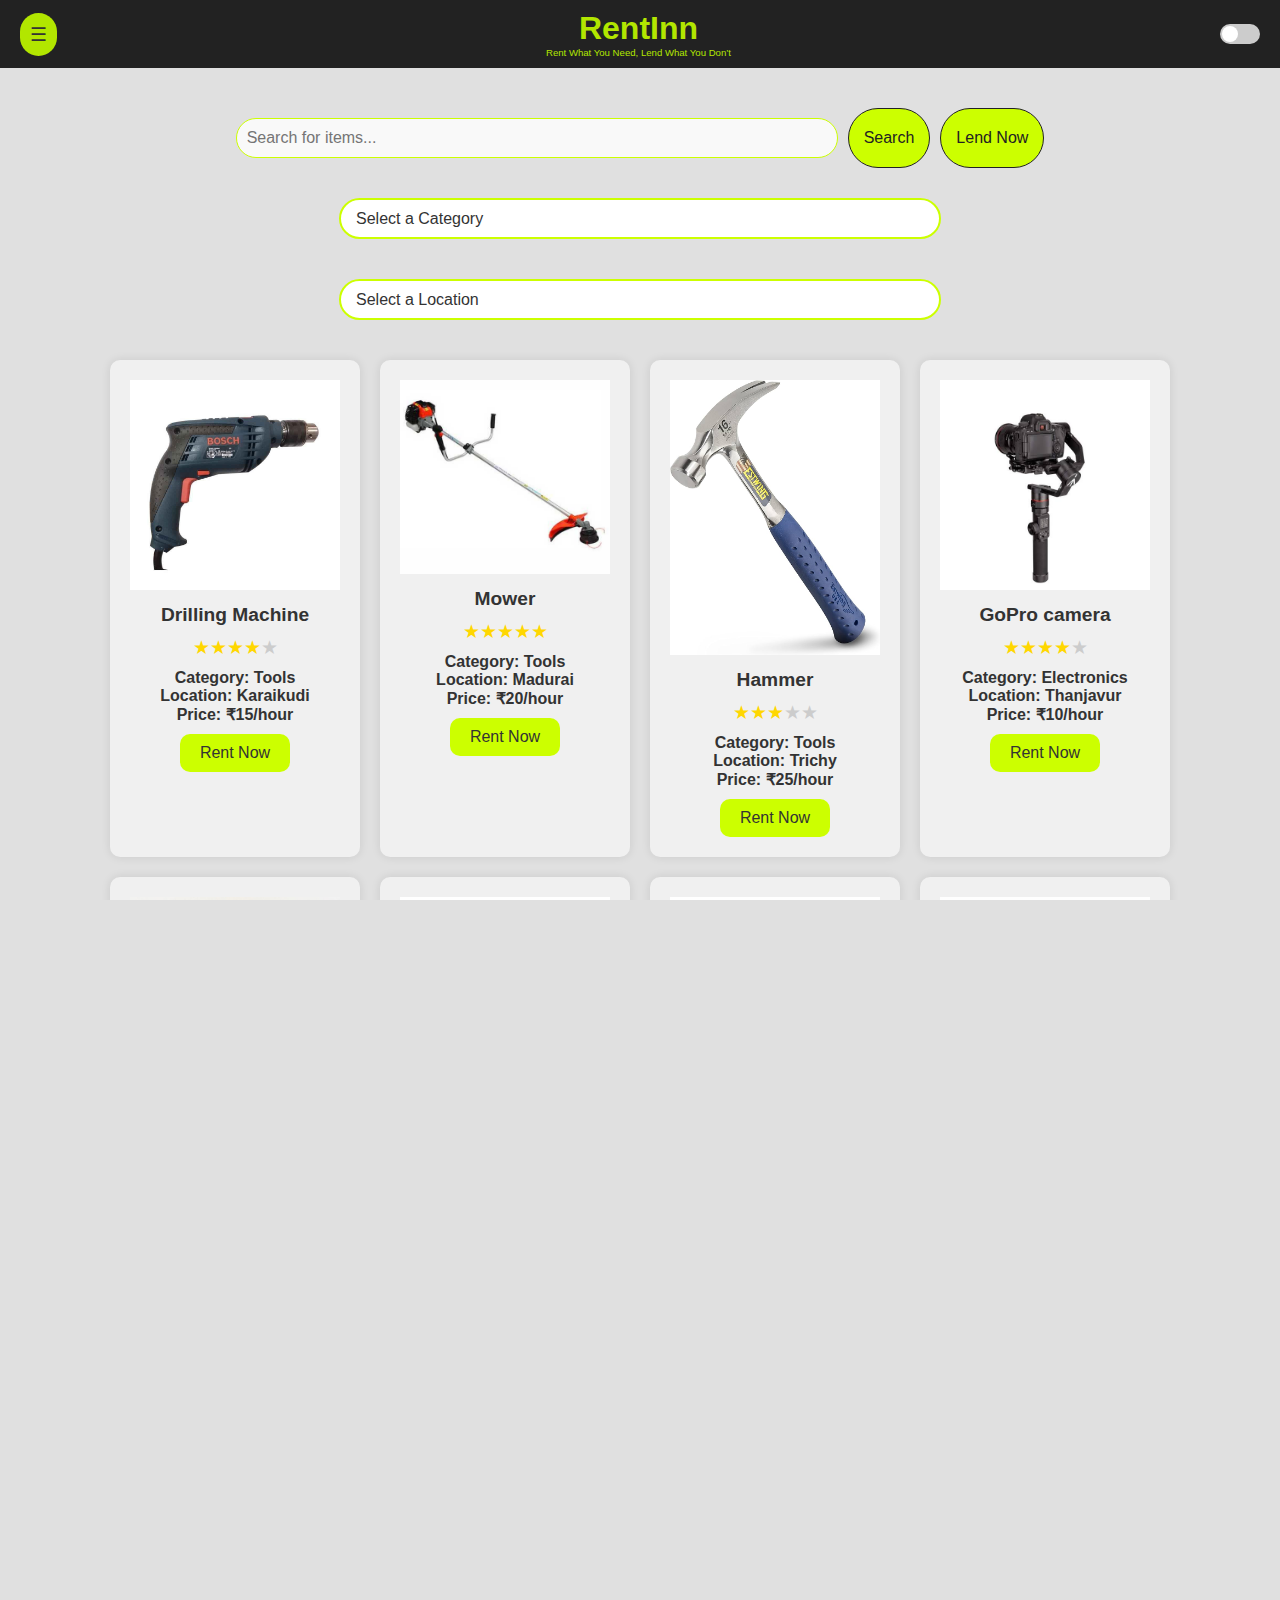
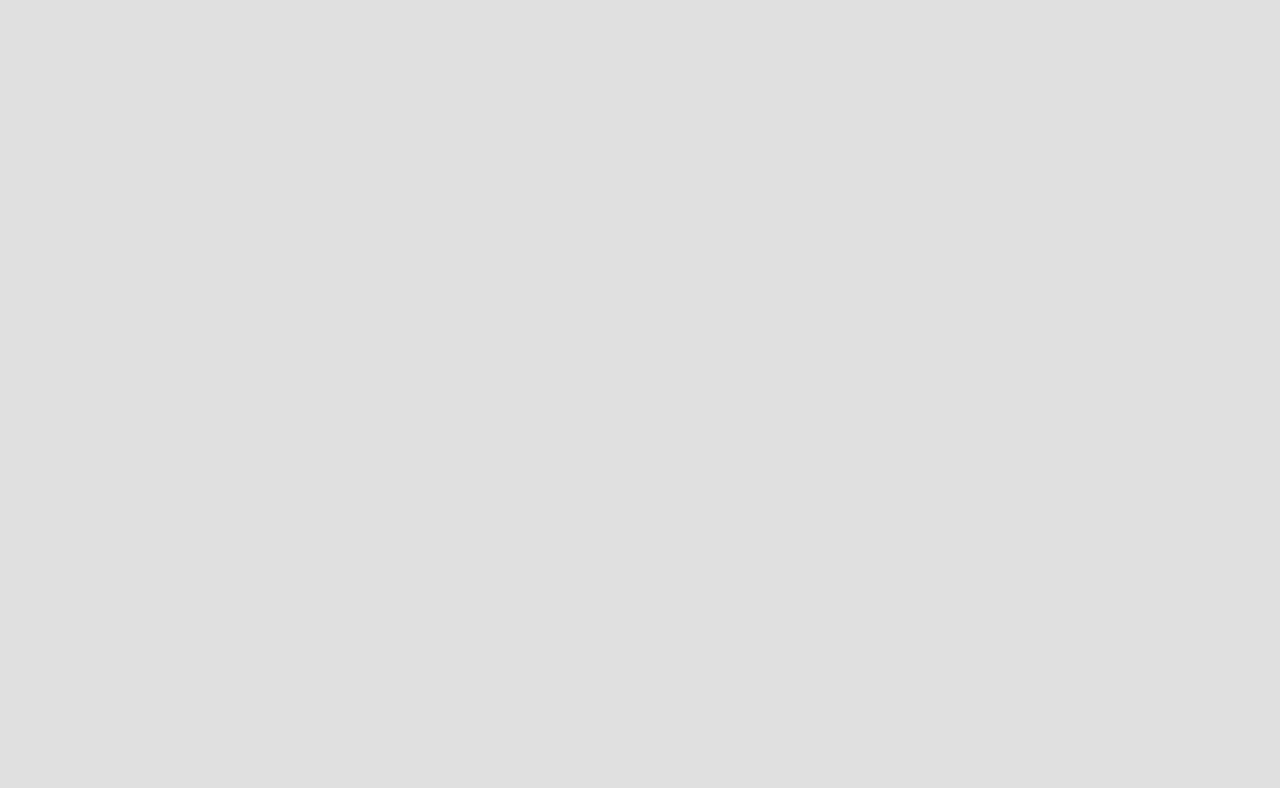
<file: index.html>
<!DOCTYPE html>
<html lang="en">
<head>
    <meta charset="UTF-8">
    <meta name="viewport" content="width=device-width, initial-scale=1.0">
    <title>rentinn - Rent What You Need</title>
    <link rel="stylesheet" href="styles.css">
</head>
<body>
    <!-- Header with Toggle and Dark Mode Buttons -->
    <header class="header">
        <button class="sidebar-toggle" onclick="toggleSidebar()">☰</button>
        <div class="header-content">
            <h1>RentInn</h1>
            <p class="tagline">Rent What You Need, Lend What You Don’t</p>
        </div>
        <div class="dark-mode-toggle">
            <label class="switch">
                <input type="checkbox" id="darkModeToggle" onclick="toggleMode()">
                <span class="slider"></span>
            </label>
        </div>
    </header>

    <!-- Sidebar with Navigation Links -->
    <div class="sidebar" id="sidebar">
        <h2>RentInn</h2>
        <ul>
            <li><a href="index.html">Home</a></li>
            <li><a href="about.html">About Us</a></li>
            <li><a href="team.html">Our Team</a></li>
            <li><a href="https://docs.google.com/forms/d/e/1FAIpQLSfPmQ8AMcb6iplUr_1jWl8fMBhFQqqJhAsfaADm3CQ_QxMvOw/viewform?usp=sf_link">Feedback</a></li>
            <li><a href="login.html">Login</a></li>
            <li><a href="signup.html">Sign Up</a></li>
        </ul>
        <button class="back-btn" onclick="toggleSidebar()">← Back</button>
    </div>

    <!-- Main Content Area -->
    <div class="container" id="mainContainer">
        <!-- Search, Category, and Location Bars -->
        <div class="search-bar">
            <input type="text" id="searchInput" placeholder="Search for items...">
            <button class="search-btn" onclick="performSearch()">Search</button>
            <button onclick="window.location.href='cc.html'" class="lend-btn">Lend Now</button>
        </div>

        <div class="category-bar">
            <select id="categorySelect">
                <option value="">Select a Category</option>
                <option value="electronics">Electronics</option>
                <option value="vehicles">Vehicles</option>
                <option value="tools">Tools</option>
                <option value="home-appliances">Home Appliances</option>
            </select>
        </div>

        <div class="location-bar">
            <select id="locationInput">
                <option value="">Select a Location</option>
                <option value="karaikudi">Karaikudi</option>
                <option value="madurai">Madurai</option>
                <option value="trichy">Trichy</option>
                <option value="pudukkottai">Pudukkottai</option>
                <option value="thanjavur">Thanjavur</option>
            </select>
        </div>

        <!-- Item List Section -->
        <div class="item-list" id="itemList"></div>
    </div>

    <script src="script.js"></script>
</body>
</html>
</file>
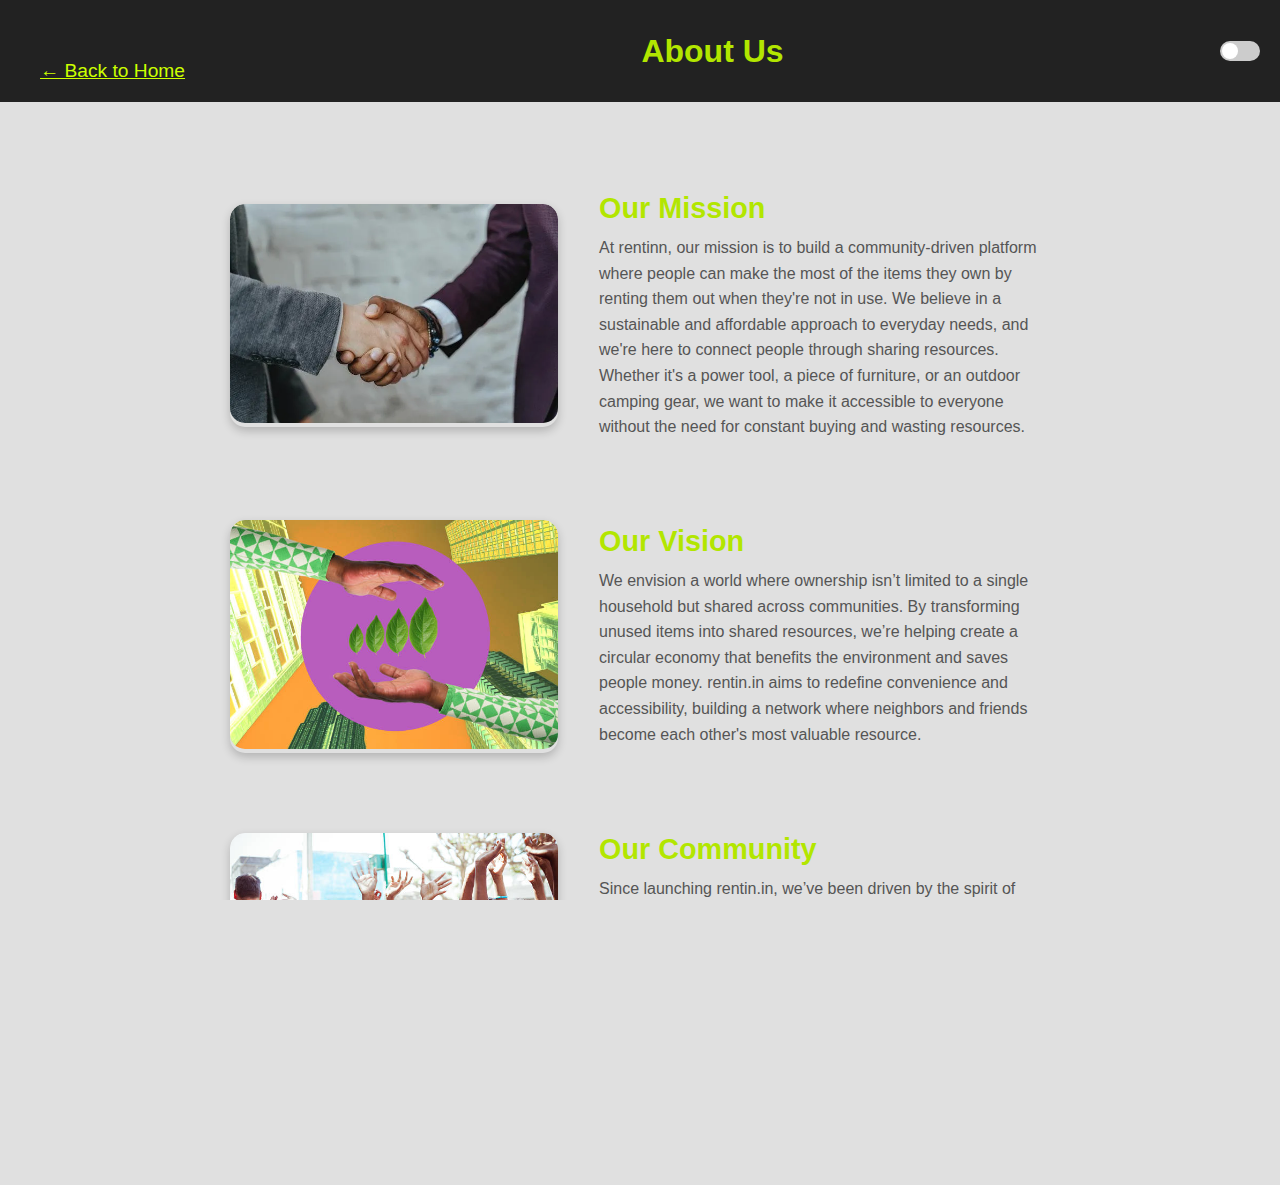
<file: about.html>
<!DOCTYPE html>
<html lang="en">
<head>
    <meta charset="UTF-8">
    <meta name="viewport" content="width=device-width, initial-scale=1.0">
    <title>About Us - rentinn</title>
    <link rel="stylesheet" href="styles.css">
</head>
<body>
    <!-- Header for Navigation -->
    <header class="header">
        <a href="index.html" class="back-btn">← Back to Home</a>
        <h1>About Us</h1>
        <div class="dark-mode-toggle">
            <label class="switch">
                <input type="checkbox" id="darkModeToggle" onclick="toggleMode()">
                <span class="slider"></span>
            </label>
        </div>
        
    </header>

    <!-- About Us Content -->
    <div class="about-content">
        <!-- Section 1 -->
        <div class="about-section">
            <div class="about-image">
                <img src="assets/mission.webp" alt="Our Mission">
            </div>
            <div class="about-text">
                <h2>Our Mission</h2>
                <p>At rentinn, our mission is to build a community-driven platform where people can make the most of the items they own by renting them out when they're not in use. We believe in a sustainable and affordable approach to everyday needs, and we're here to connect people through sharing resources. Whether it's a power tool, a piece of furniture, or an outdoor camping gear, we want to make it accessible to everyone without the need for constant buying and wasting resources.</p>
            </div>
        </div>

        <!-- Section 2 -->
        <div class="about-section">
            <div class="about-text">
                <h2>Our Vision</h2>
                <p>We envision a world where ownership isn’t limited to a single household but shared across communities. By transforming unused items into shared resources, we’re helping create a circular economy that benefits the environment and saves people money. rentin.in aims to redefine convenience and accessibility, building a network where neighbors and friends become each other's most valuable resource.</p>
            </div>
            <div class="about-image">
                <img src="assets/vision.jpg" alt="Our Vision">
            </div>
        </div>

        <!-- Section 3 -->
        <div class="about-section">
            <div class="about-image">
                <img src="assets/community.jpg" alt="Our Community">
            </div>
            <div class="about-text">
                <h2>Our Community</h2>
                <p>Since launching rentin.in, we’ve been driven by the spirit of entrepreneurship and community. Every item listed on our platform represents the trust and commitment of our users. Our goal is to foster a community of individuals who believe in helping each other by sharing and utilizing resources to their fullest. Join us in building a more connected, efficient, and environmentally friendly world by renting instead of owning!</p>
            </div>
        </div>
    </div>
    <script src="dark-mode.js"></script>
</body>
</html>
</file>
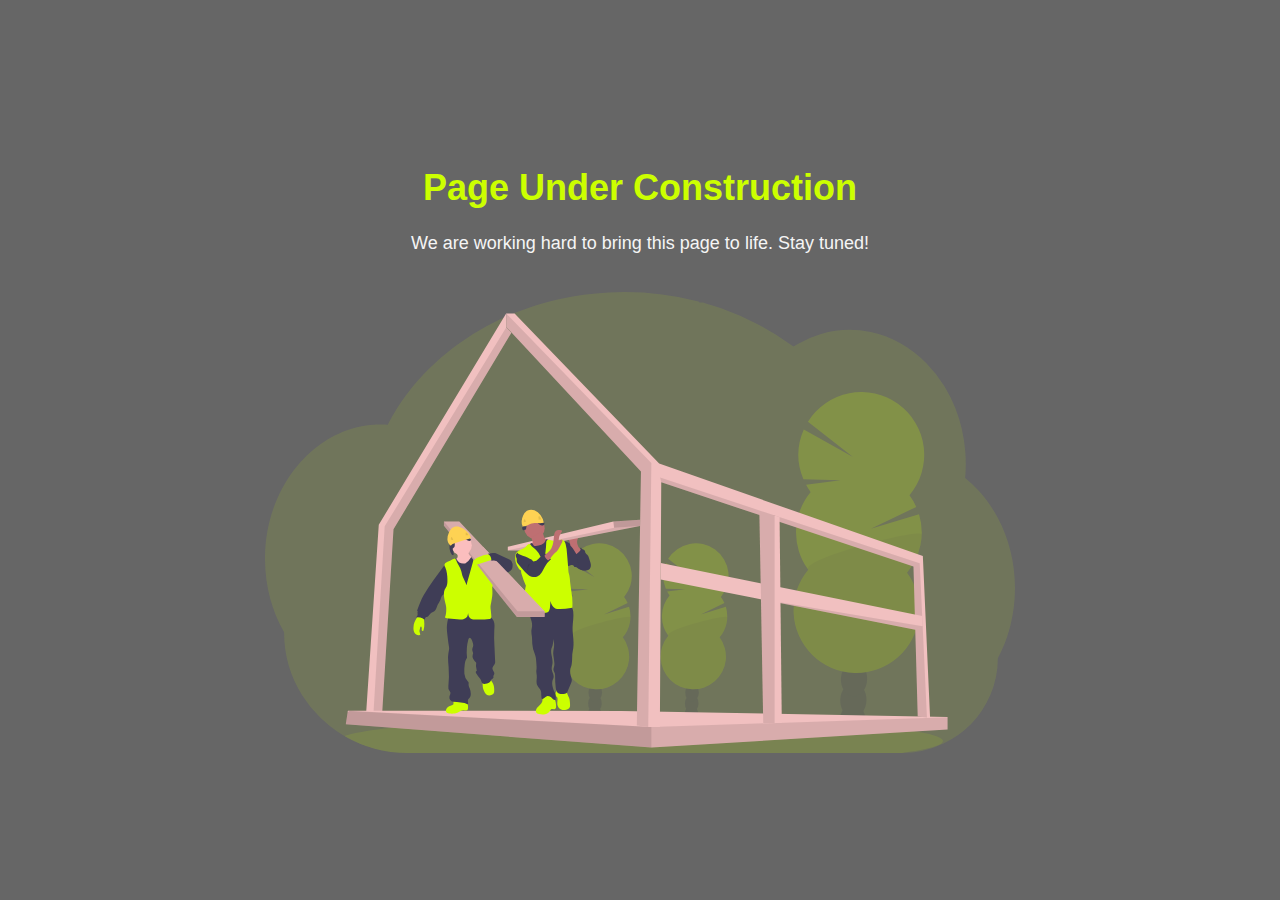
<file: cc.html>
<!DOCTYPE html>
<html lang="en">
<head>
    <meta charset="UTF-8">
    <meta name="viewport" content="width=device-width, initial-scale=1.0">
    <title>Under Construction</title>
    <link rel="stylesheet" href="cc.css">
</head>
<body>
    <div class="container">
        <div class="message">
            <h1>Page Under Construction</h1>
            <p>We are working hard to bring this page to life. Stay tuned!</p>
        </div>
        <div class="construction-icon">
            <img src="assets/undraw_under_construction_-46-pa.svg" alt="Under Construction Icon">
        </div>
    </div>
</body>
</html>
</file>
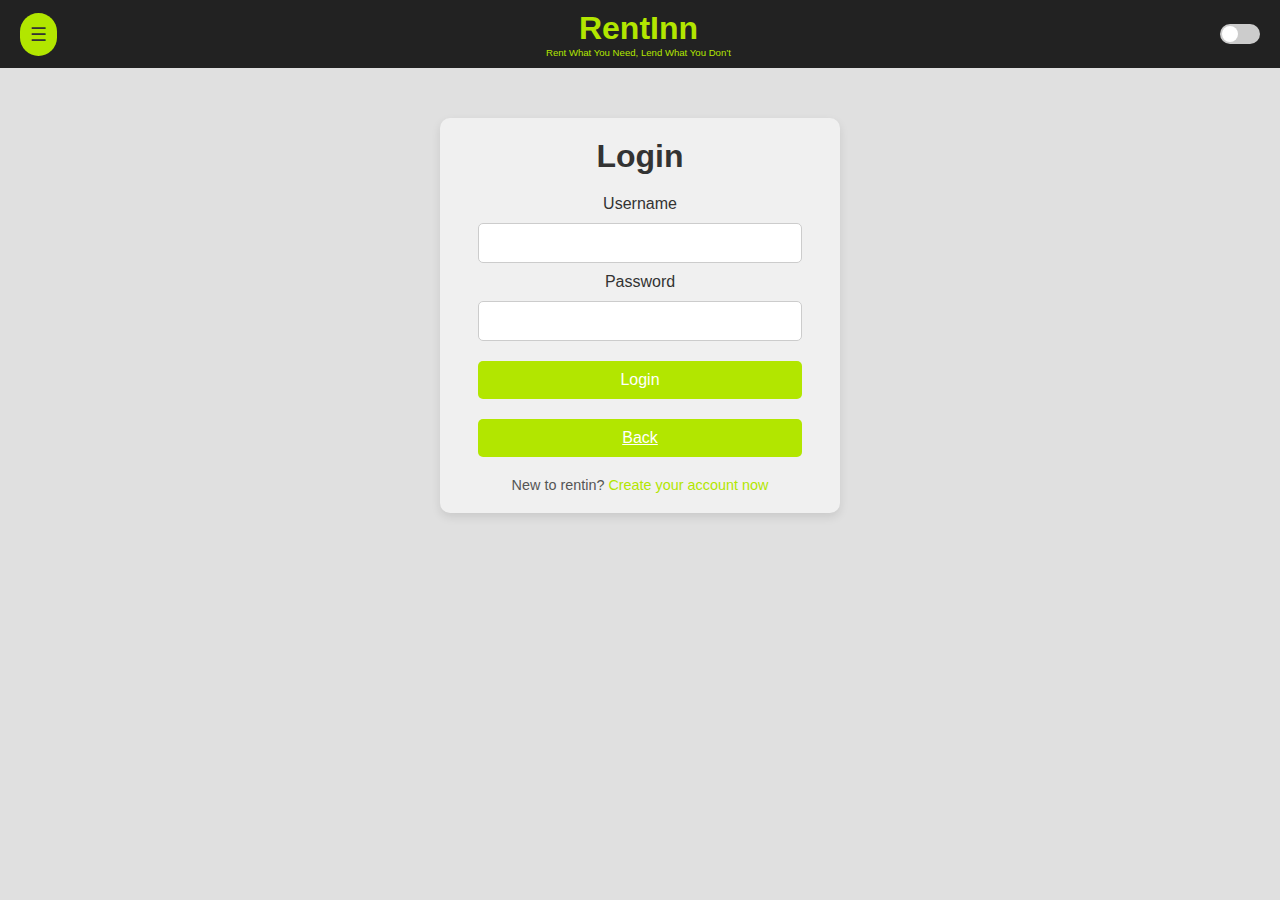
<file: login.html>
<!DOCTYPE html>
<html lang="en">
<head>
    <meta charset="UTF-8">
    <meta name="viewport" content="width=device-width, initial-scale=1.0">
    <title>Login - RentInn</title>
    <link rel="stylesheet" href="login-signup.css">
    <link rel="stylesheet" href="styles.css">
</head>
<body>
    <!-- Header with Sidebar and Dark Mode Toggle -->
    <header class="header">
        <button class="sidebar-toggle" onclick="toggleSidebar()">☰</button>
        <div class="header-content">
            <h1>RentInn</h1>
            <p class="tagline">Rent What You Need, Lend What You Don’t</p>
        </div>
        <div class="dark-mode-toggle">
            <label class="switch">
                <input type="checkbox" id="darkModeToggle" onclick="toggleMode()">
                <span class="slider"></span>
            </label>
        </div>
    </header>

    <!-- Sidebar Navigation -->
    <div class="sidebar" id="sidebar">
        <h2>RentInn</h2>
        <ul>
            <li><a href="index.html">Home</a></li>
            <li><a href="about.html">About Us</a></li>
            <li><a href="team.html">Our Team</a></li>
            <li><a href="login.html">Login</a></li>
            <li><a href="signup.html">Sign Up</a></li>
        </ul>
        <button class="back-btn" onclick="toggleSidebar()">← Back</button>
    </div>

    <!-- Login Form -->
    <div class="form-container">
        <h1>Login</h1>
        <form action="login-handler.php" method="post">
            <label for="username">Username</label>
            <input type="text" id="username" name="username" required>
            <label for="password">Password</label>
            <input type="password" id="password" name="password" required>
            <button type="submit">Login</button>
        </form>
        <button class="back-btn" onclick="window.history.back()">Back</button>
        <p class="signup-link">New to rentin? <a href="signup.html">Create your account now</a></p>
    </div>

    <script src="dark-mode.js"></script>
    <script src="script.js"></script>
</body>
</html>
</file>
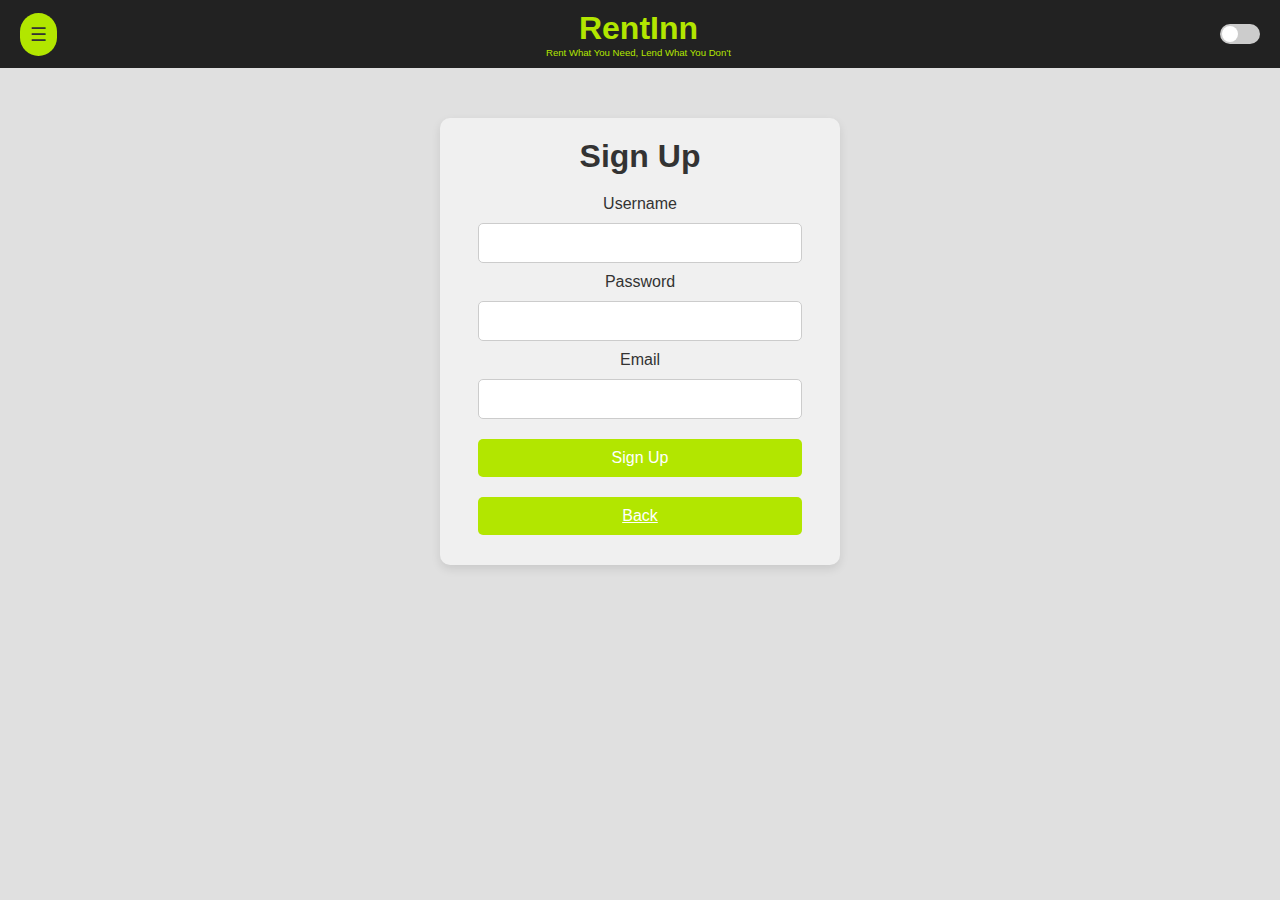
<file: signup.html>
<!DOCTYPE html>
<html lang="en">
<head>
    <meta charset="UTF-8">
    <meta name="viewport" content="width=device-width, initial-scale=1.0">
    <title>Signup - RentInn</title>
    <link rel="stylesheet" href="login-signup.css">
    <link rel="stylesheet" href="styles.css">
</head>
<body>
    <!-- Header with Sidebar and Dark Mode Toggle -->
    <header class="header">
        <button class="sidebar-toggle" onclick="toggleSidebar()">☰</button>
        <div class="header-content">
            <h1>RentInn</h1>
            <p class="tagline">Rent What You Need, Lend What You Don’t</p>
        </div>
        <div class="dark-mode-toggle">
            <label class="switch">
                <input type="checkbox" id="darkModeToggle" onclick="toggleMode()">
                <span class="slider"></span>
            </label>
        </div>
    </header>

    <!-- Sidebar Navigation -->
    <div class="sidebar" id="sidebar">
        <h2>RentInn</h2>
        <ul>
            <li><a href="index.html">Home</a></li>
            <li><a href="about.html">About Us</a></li>
            <li><a href="team.html">Our Team</a></li>
            <li><a href="login.html">Login</a></li>
            <li><a href="signup.html">Sign Up</a></li>
        </ul>
        <button class="back-btn" onclick="toggleSidebar()">← Back</button>
    </div>

    <!-- Signup Form -->
    <div class="form-container">
        <h1>Sign Up</h1>
        <form action="signup-handler.php" method="post">
            <label for="username">Username</label>
            <input type="text" id="username" name="username" required>
            <label for="password">Password</label>
            <input type="password" id="password" name="password" required>
            <label for="email">Email</label>
            <input type="email" id="email" name="email" required>
            <button type="submit">Sign Up</button>
        </form>
        <button class="back-btn" onclick="window.history.back()">Back</button>
    </div>

    <script src="dark-mode.js"></script>
    <script src="script.js"></script>
</body>
</html>
</file>
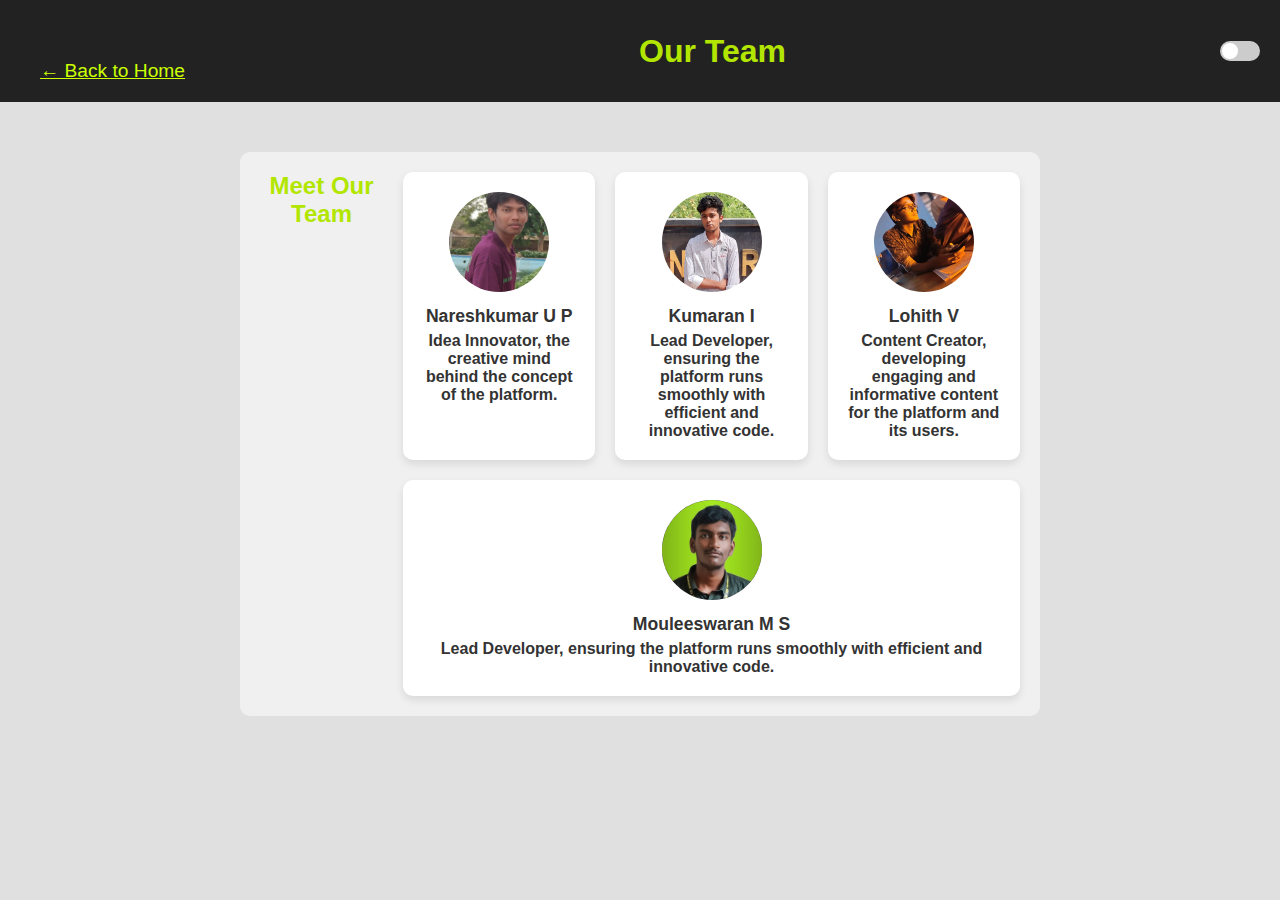
<file: team.html>
<!DOCTYPE html>
<html lang="en">
<head>
    <meta charset="UTF-8">
    <meta name="viewport" content="width=device-width, initial-scale=1.0">
    <title>Our Team - rentinn</title>
    <link rel="stylesheet" href="styles.css">
</head>
<body>
    <!-- Header for consistent navigation -->
    <header class="header">
        <a href="index.html" class="back-btn">← Back to Home</a>
        <h1>Our Team</h1>
        <div class="dark-mode-toggle">
            <label class="switch">
                <input type="checkbox" id="darkModeToggle" onclick="toggleMode()">
                <span class="slider"></span>
            </label>
        </div>        
    </header>

    <!-- Team Content -->
    <div class="team-content">
        <h2>Meet Our Team</h2>
        <div class="team-members">
            <div class="team-member">
                <img src="assets/nk.jpeg" alt="Nareshkumar U P">
                <h3>Nareshkumar U P</h3>
                <h4>Idea Innovator, the creative mind behind the concept of the platform.</h4>
            </div>
            <div class="team-member">
                <img src="assets/k.jpeg" alt="Kumaran I">
                <h3>Kumaran I</h3>
                <h4>Lead Developer, ensuring the platform runs smoothly with efficient and innovative code.                </h4>
            </div>
            <div class="team-member">
                <img src="assets/l.jpeg" alt="Lohith V">
                <h3>Lohith V</h3>
                <h4>Content Creator, developing engaging and informative content for the platform and its users.</h4>
            </div>
            <div class="team-member">
                <img src="assets/ms.jpeg" alt="Mouleeswaran M S">
                <h3>Mouleeswaran M S</h3>
                <h4>Lead Developer, ensuring the platform runs smoothly with efficient and innovative code.
                </h4>
            </div>
        </div>
    </div>
    <script src="dark-mode.js"></script>
</body>
</html>
</file>
<file: cc.css>
/* General styles for the body */
body {
   font-family: Arial, sans-serif;
   background-color: #222;
   text-align: center;
   margin: 0;
   padding: 0;
}

.container {
   display: flex;
   flex-direction: column;
   justify-content: center;
   align-items: center;
   height: 100vh;
   background-color: #666;
}

.message {
   margin-bottom: 20px;
}

h1 {
   font-size: 36px;
   color: #ccff00;
}

p {
   font-size: 18px;
   color: whitesmoke;
}

/* Styles for the construction icon */
.construction-icon img {
   width: 750px;
   height: auto;
}
</file>
<file: login-signup.css>
/* Form Container */
.form-container {
   max-width: 400px;
   margin: 50px auto;
   background-color: #f0f0f0;
   padding: 20px;
   border-radius: 10px;
   box-shadow: 0px 4px 10px rgba(0, 0, 0, 0.1);
   text-align: center;
}

/* Form Titles */
.form-container h1 {
   font-size: 2rem;
   color: #333;
   margin-bottom: 20px;
}

/* Input Fields */
.form-container input {
   width: 90%;
   padding: 10px;
   margin: 10px 0;
   border: 1px solid #ccc;
   border-radius: 5px;
   font-size: 1rem;
}

/* Buttons */
.form-container button {
   width: 90%;
   padding: 10px;
   margin: 10px 0;
   background-color: #b2e600;
   color: white;
   border: none;
   border-radius: 5px;
   font-size: 1rem;
   cursor: pointer;
   transition: background-color 0.3s;
}

.form-container button:hover {
   background-color: #a3d400;
}

/* Signup Link */
.signup-link {
   margin-top: 10px;
   font-size: 0.9rem;
   color: #555;
}

.signup-link a {
   color: #b2e600;
   text-decoration: none;
}

.signup-link a:hover {
   text-decoration: underline;
}

/* Back Button */
.back-btn {
   background: none;
   color: #333;
   font-size: 0.9rem;
   border: none;
   cursor: pointer;
   text-decoration: underline;
   margin-top: 20px;
}
</file>
<file: styles.css>
/* Reset and Body */
* {
   margin: 0;
   padding: 0;
   box-sizing: border-box;
}

body, html {
   font-family: Arial, sans-serif;
   height: 100%;
   width: 100%;
   background-color: #e0e0e0; /* Light mode background */
   color: #333;
}

body.dark-mode {
   background-color: #333;
   color: white;
}

/* Header */
.header {
   display: flex;
   align-items: center;
   justify-content: space-between;
   background-color: #222;
   padding: 10px 20px;
   color: #b2e600;
}

.header-content {
   display: flex;
   flex-direction: column;
}

.header h1 {
   color: #b2e600;
   align-self: center;
}

.tagline {
   color: #b2e600;
   font-size: 0.6rem;
}

/* Sidebar */
.sidebar {
   position: fixed;
   top: 0;
   left: -250px;
   width: 250px;
   height: 100%;
   background-color: #222;
   color: #ccff00;
   padding-top: 20px;
   display: flex;
   flex-direction: column;
   transition: left 0.3s ease;
   z-index: 1000;
}

.sidebar.active {
   left: 0;
}

.sidebar h2 {
   text-align: center;
   color: #b2e600;
   margin-bottom: 20px;
}

.sidebar ul {
   list-style: none;
   padding: 0;
}

.sidebar ul li {
   padding: 10px 20px;
}

.sidebar ul li a {
   color: #ccff00;
   text-decoration: none;
   font-size: 1.2rem;
   transition: all 0.3s;
}

.sidebar ul li a:hover {
   color: black;
   background-color: #b2e600;
   padding: 10px 20px;
   cursor: pointer;
   margin-top: 40px;
   border-radius: 5px;
}

.back-btn {
   background: none;
   border: none;
   color: #ccff00;
   font-size: 1.2rem;
   padding: 10px 20px;
   cursor: pointer;
   margin-top: 40px;
}

/* Sidebar Toggle Button */
.sidebar-toggle {
   background-color: #ccff00;
   color: #333;
   border: none;
   border-radius: 5px;
   padding: 10px;
   cursor: pointer;
   font-size: 1.2rem;
}

/* Dark Mode Toggle */
.switch {
   position: relative;
   display: inline-block;
   width: 40px;
   height: 20px;
}

.switch input {
   opacity: 0;
   width: 0;
   height: 0;
}

.slider {
   position: absolute;
   cursor: pointer;
   top: 0;
   left: 0;
   right: 0;
   bottom: 0;
   background-color: #ccc;
   transition: 0.4s;
   border-radius: 10px;
}

.slider:before {
   position: absolute;
   content: "";
   height: 16px;
   width: 16px;
   left: 2px;
   bottom: 2px;
   background-color: white;
   transition: 0.4s;
   border-radius: 50%;
}

input:checked + .slider {
   background-color: #ccff00;
}

input:checked + .slider:before {
   transform: translateX(20px);
}

/* Main container and Search Bars */
.container {
   max-width: 900px;
   margin: 0 auto;
   padding: 20px;
   text-align: center;
}

.search-bar,
.category-bar,
.location-bar {
   display: flex;
   justify-content: center;
   margin-top: 20px;
}

.search-bar input,
.category-bar select,
.location-bar select {
   padding: 10px;
   font-size: 1rem;
   border: 1px solid #c0ef07;
   border-radius: 5px;
   width: 70%;
}

.search-bar .search-btn,
.lend-btn {
   padding: 10px 15px;
   font-size: 1rem;
   color: #333;
   background-color: #ccff00;
   border: 0.5px solid #222;
   border-radius: 5px;
   cursor: pointer;
   margin-left: 10px;
}

/* Item list styling */
.item-list {
   display: flex;
   flex-wrap: wrap;
   gap: 20px;
   justify-content: center;
   margin-top: 30px;
}

.item {
   background-color: #f0f0f0;
   border-radius: 10px;
   overflow: hidden;
   width: 300px;
   box-shadow: 0 0 10px rgba(0, 0, 0, 0.1);
   text-align: center;
}

.item img {
   width: 100%;
   height: auto;
}

.item h3 {
   font-size: 1.2rem;
   margin: 10px 0;
}

.item p {
   margin: 10px;
   color: #555;
}
/* Team page styles */
.team-content {
   max-width: 800px;
   margin: 50px auto;
   padding: 20px;
   background-color: #f0f0f0;
   border-radius: 10px;
   text-align: center;
}

.team-content h2 {
   color: #b2e600;
   margin-bottom: 20px;
}

/* Team members layout */
.team-members {
   display: flex;
   flex-wrap: wrap;
   gap: 20px;
   justify-content: center;
}

.team-member {
   background-color: #fff;
   border-radius: 10px;
   padding: 20px;
   width: 200px;
   text-align: center;
   box-shadow: 0 4px 8px rgba(0, 0, 0, 0.1);
}

.team-member img {
   width: 100px;
   height: 100px;
   border-radius: 50%;
   object-fit: cover;
   margin-bottom: 10px;
}

.team-member h3 {
   color: #333;
   margin-bottom: 5px;
   font-size: 1.1rem;
}

.team-member p {
   color: #555;
   font-size: 0.9rem;
   margin: 0;
}
/* About Us Page Styles */
.about-content {
   max-width: 900px;
   margin: 50px auto;
   padding: 20px;
}

.about-section {
   display: flex;
   align-items: center;
   justify-content: space-between;
   margin-bottom: 40px;
   padding: 20px;
}

.about-section:nth-child(even) {
   flex-direction: row-reverse;
}

.about-image {
   width: 40%;
   border-radius: 15px;
   overflow: hidden;
   box-shadow: 0px 4px 10px rgba(0, 0, 0, 0.2);
}

.about-image img {
   width: 100%;
   height: auto;
   border-radius: 15px;
}

.about-text {
   width: 55%;
}

.about-text h2 {
   color: #b2e600;
   font-size: 1.8rem;
   margin-bottom: 10px;
}

.about-text p {
   font-size: 1rem;
   color: #555;
   line-height: 1.6;
}
/* Rent Now Button Styling */
.rent-now-btn {
   background-color: #ccff00;
   color: #444;
   border: 0.5px solid #222;
   padding: 10px 15px;
   font-size: 1rem;
   border-radius: 5px;
   cursor: pointer;
   margin-top: 10px;
   transition: background-color 0.3s ease;
}

.rent-now-btn:hover {
   background-color: #69810d;
   color: #ccff00;
}
/* General Button Styling (Rounded Rectangle) */
button, .rent-now-btn, .search-btn, .lend-btn {
   border-radius: 20px; /* Makes buttons rounded rectangles */
   background-color: #b2e600;
   color: white;
   border-color: #222;
   padding: 10px 15px;
   font-size: 1rem;
   cursor: pointer;
   transition: background-color 0.3s ease;
}

button:hover, .rent-now-btn:hover, .search-btn:hover, .lend-btn:hover {
   background-color: #8bbf00; /* Slightly darker green on hover */
}

/* Input and Select Fields (Rounded Rectangle) */
input, select {
   border-radius: 20px; /* Makes inputs rounded rectangles */
   padding: 10px;
   font-size: 1rem;
   border: 1px solid #ccff00;
   width: 100%;
   margin: 10px 0;
   box-sizing: border-box; /* Ensures padding does not affect width */
}

/* Search, Category, and Location Bars Styling */
.search-bar input, .category-bar select, .location-bar select {
   width: 70%;
   padding: 10px;
   border-radius: 20px; /* Rounded rectangle for bars */
   font-size: 1rem;
   border: 1px solid #ccff00;
   background-color: #f9f9f9; /* Light background for inputs */
}

.search-bar .search-btn, .search-bar .lend-btn {
   border-radius: 35px;
   padding: 10px 15px;
   margin-left: 10px;
   font-size: 1rem;
   color: #222;
   background-color: #ccff00;
   border-width: px;
   border-color: #222;
}

/* Sidebar Toggle Button */
.sidebar-toggle {
   background-color: #b2e600;
   color: #333;
   border: none;
   border-radius: 20px;
   padding: 10px;
   cursor: pointer;
   font-size: 1.2rem;
}

/* Rent Now Button (Specific Styling) */
.rent-now-btn {
   background-color: #b2e600;
   border-radius: 20px;
   margin-top: 10px;
   padding: 10px 20px;
   font-size: 1rem;
   transition: background-color 0.3s ease;
}

.rent-now-btn:hover {
   background-color: #8bbf00;
}

/* Login and Signup Page Input Fields and Buttons */
.login-container input, .signup-container input, .login-container button, .signup-container button {
   border-radius: 20px; /* Rounded rectangle for inputs and buttons */
   padding: 10px;
   margin: 10px 0;
   font-size: 1rem;
}
/* Ensure body and html cover the full height */
body, html {
   font-family: Arial, sans-serif;
   height: 100%;
   width: 100%;
   margin: 0;
   padding: 0;
   box-sizing: border-box;
   background-color: #e0e0e0; /* Light mode background */
   color: #333;
   overflow-x: hidden; /* Prevent horizontal scroll */
}

body.dark-mode {
   background-color: #333;
   color: #555;
   height: 100%; /* Ensure full height is covered */
}

body.dark-mode p {
   color: whitesmoke;
   height: 100%; /* Ensure full height is covered */
}

/* Ensure the container also adjusts for height */
.container {
   min-height: 100vh; /* Minimum height to cover viewport */
   padding: 20px;
   text-align: center;
   background-color: inherit; /* Inherits dark mode background */
}

/* Fix for the item list to stretch in mobile view */
.item-list {
   display: grid;
   grid-template-columns: repeat(4, 1fr); /* 4 items per row */
   gap: 20px; /* Space between items */
   justify-items: center; /* Center items horizontally */
   margin-top: 30px;
}

/* Additional fix for header to align properly */
.header {
   position: sticky;
   top: 0;
   z-index: 1000;
   background-color: #222; /* Persistent header color */
   color: #b2e600;
   width: 100%;
   padding: 10px 20px;
}
.item {
   background-color: #f0f0f0;
   border-radius: 10px;
   overflow: hidden;
   width: 250px; /* Adjust the width to fit four items per row */
   box-shadow: 0 0 10px rgba(0, 0, 0, 0.1);
   text-align: center;
   padding: 20px; /* Add padding around the content */
}

.item .rent-btn {
   margin-top: 10px; /* Add space above the Rent Now button */
   padding: 10px 20px; /* Adjust padding inside the button for a better look */
   background-color: #ccff00;
   border: none;
   border-radius: 10px; /* Rounded corners for consistency */
   color: #333;
   font-size: 1rem;
   cursor: pointer;
   transition: background-color 0.3s;
}

.item .rent-btn:hover {
   background-color: #b2e600;
   color: #fff;
}
/* Stylized Dropdown Menus */
.search-bar select, 
.category-bar select, 
.location-bar select {
    appearance: none; /* Removes default browser styling */
    background-color: #fff;
    border: 2px solid #ccff00;
    border-radius: 25px;
    padding: 10px 15px;
    font-size: 1rem;
    color: #333;
    outline: none;
    cursor: pointer;
    width: 70%;
    position: relative;
}

.search-bar select:focus, 
.category-bar select:focus, 
.location-bar select:focus {
    border-color: #b2e600;
}

/* Dropdown menu options */
.search-bar select option, 
.category-bar select option, 
.location-bar select option {
    background-color: #fff;
    color: #333;
}

.search-bar select option:checked, 
.category-bar select option:checked, 
.location-bar select option:checked {
    background-color: #ccff00;
    color: #fff; /* Contrast for selected option */
}

/* Custom dropdown arrow */
.search-bar select::-ms-expand, 
.category-bar select::-ms-expand, 
.location-bar select::-ms-expand {
    display: none; /* Hide default arrow for IE */
}
/* Star Ratings */
.item .stars {
   display: flex;
   justify-content: center;
   margin: 10px 0;
}

.item .stars span {
   font-size: 1.2rem;
   color: #ffd700; /* Gold for filled stars */
}

.item .stars span.grey {
   color: #ccc; /* Grey for empty stars */
}
@media (max-width: 1024px) {
   .item-list {
       grid-template-columns: repeat(3, 1fr); /* 3 items per row for tablets */
   }
}

@media (max-width: 768px) {
   .item-list {
       grid-template-columns: repeat(2, 1fr); /* 2 items per row for small screens */
   }
}

@media (max-width: 480px) {
   .item-list {
       grid-template-columns: 1fr; /* 1 item per row for mobile */
   }
}
.team-content {
   display: grid;
   grid-template-columns: repeat(4, 1fr); /* 4 columns */
   gap: 20px; /* Space between items */
}

.team-member {
   text-align: center;
}
.team-content {
    display: flex;
    flex-wrap: nowrap; /* Prevent wrapping */
    justify-content: space-between; /* Spread items evenly */
    gap: 20px; /* Space between items */
}

.team-member {
    flex: 1 1 22%; /* Adjust width to fit 4 members */
    text-align: center;
}
@media (max-width: 768px) {
   .team-content {
       grid-template-columns: repeat(2, 1fr); /* 2 columns on smaller screens */
   }
}

@media (max-width: 480px) {
   .team-content {
       grid-template-columns: 1fr; /* Stack items on very small screens */
   }
}
</file>
